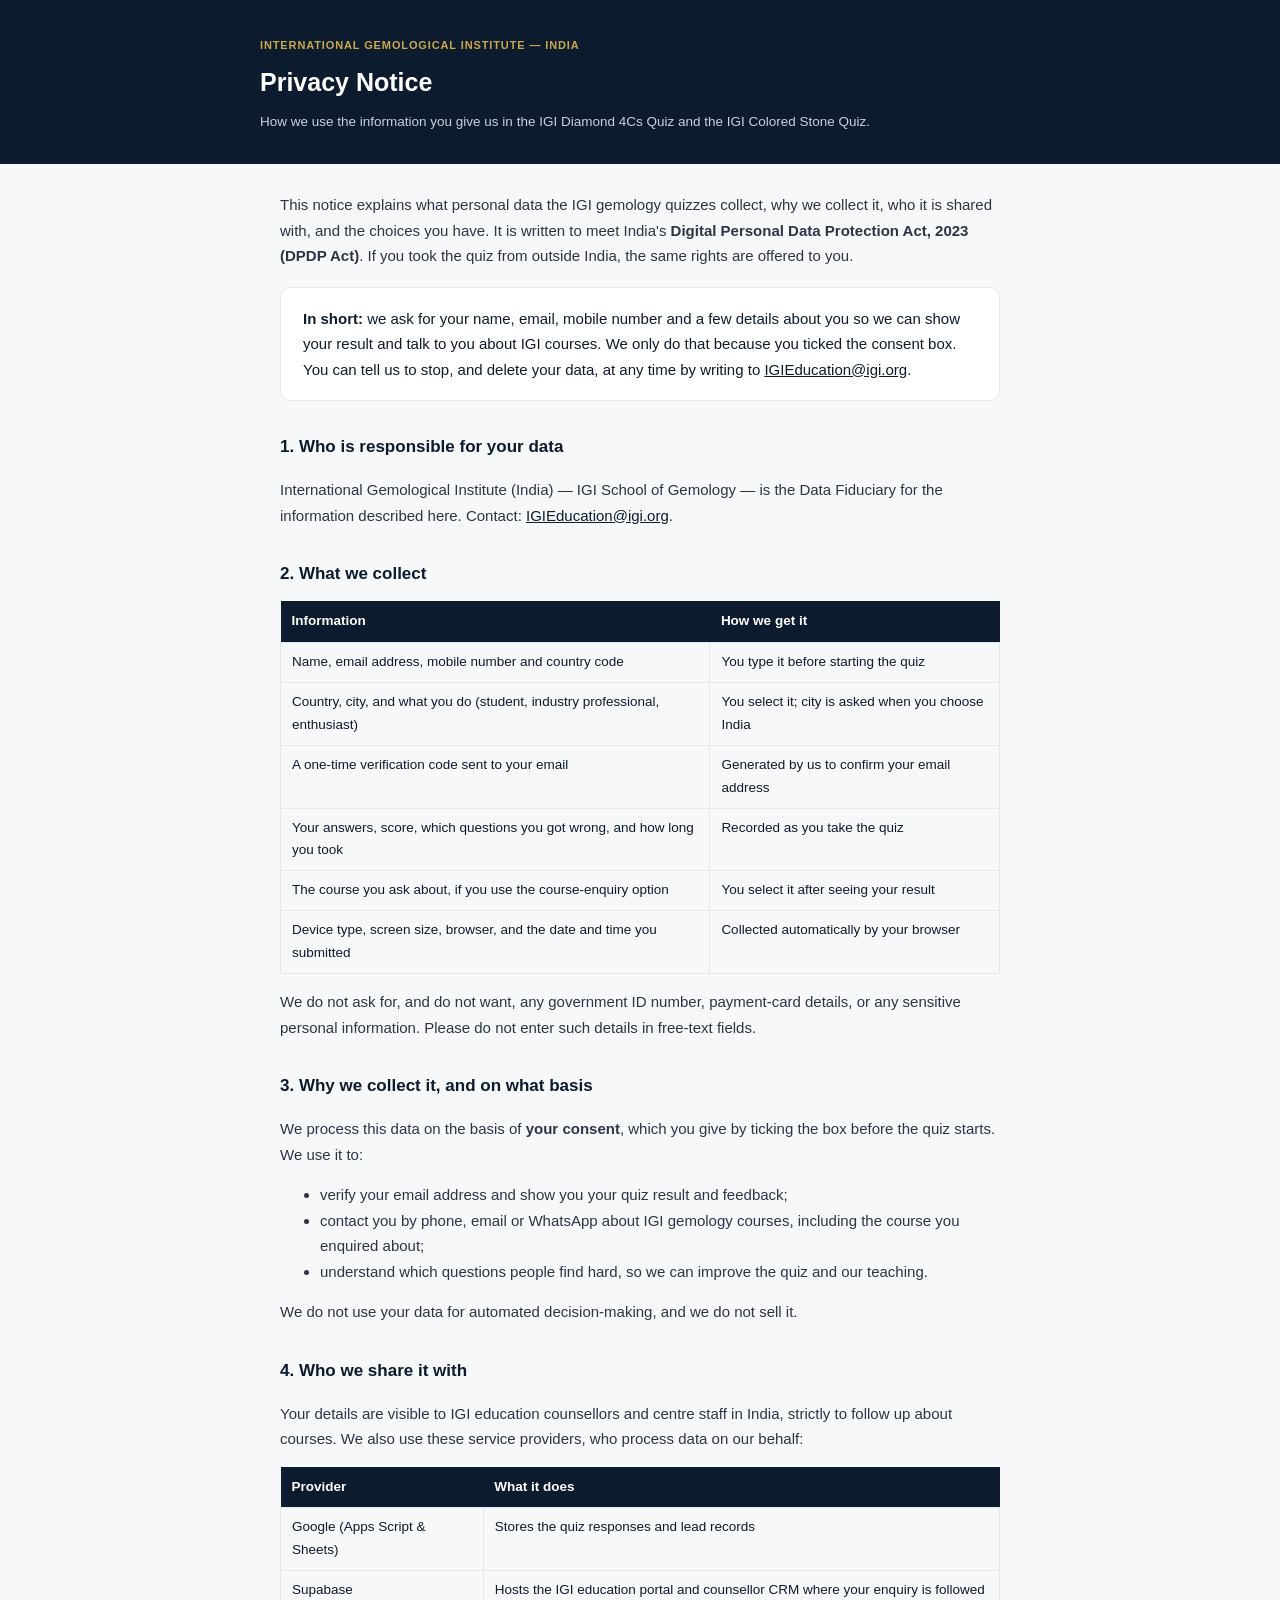
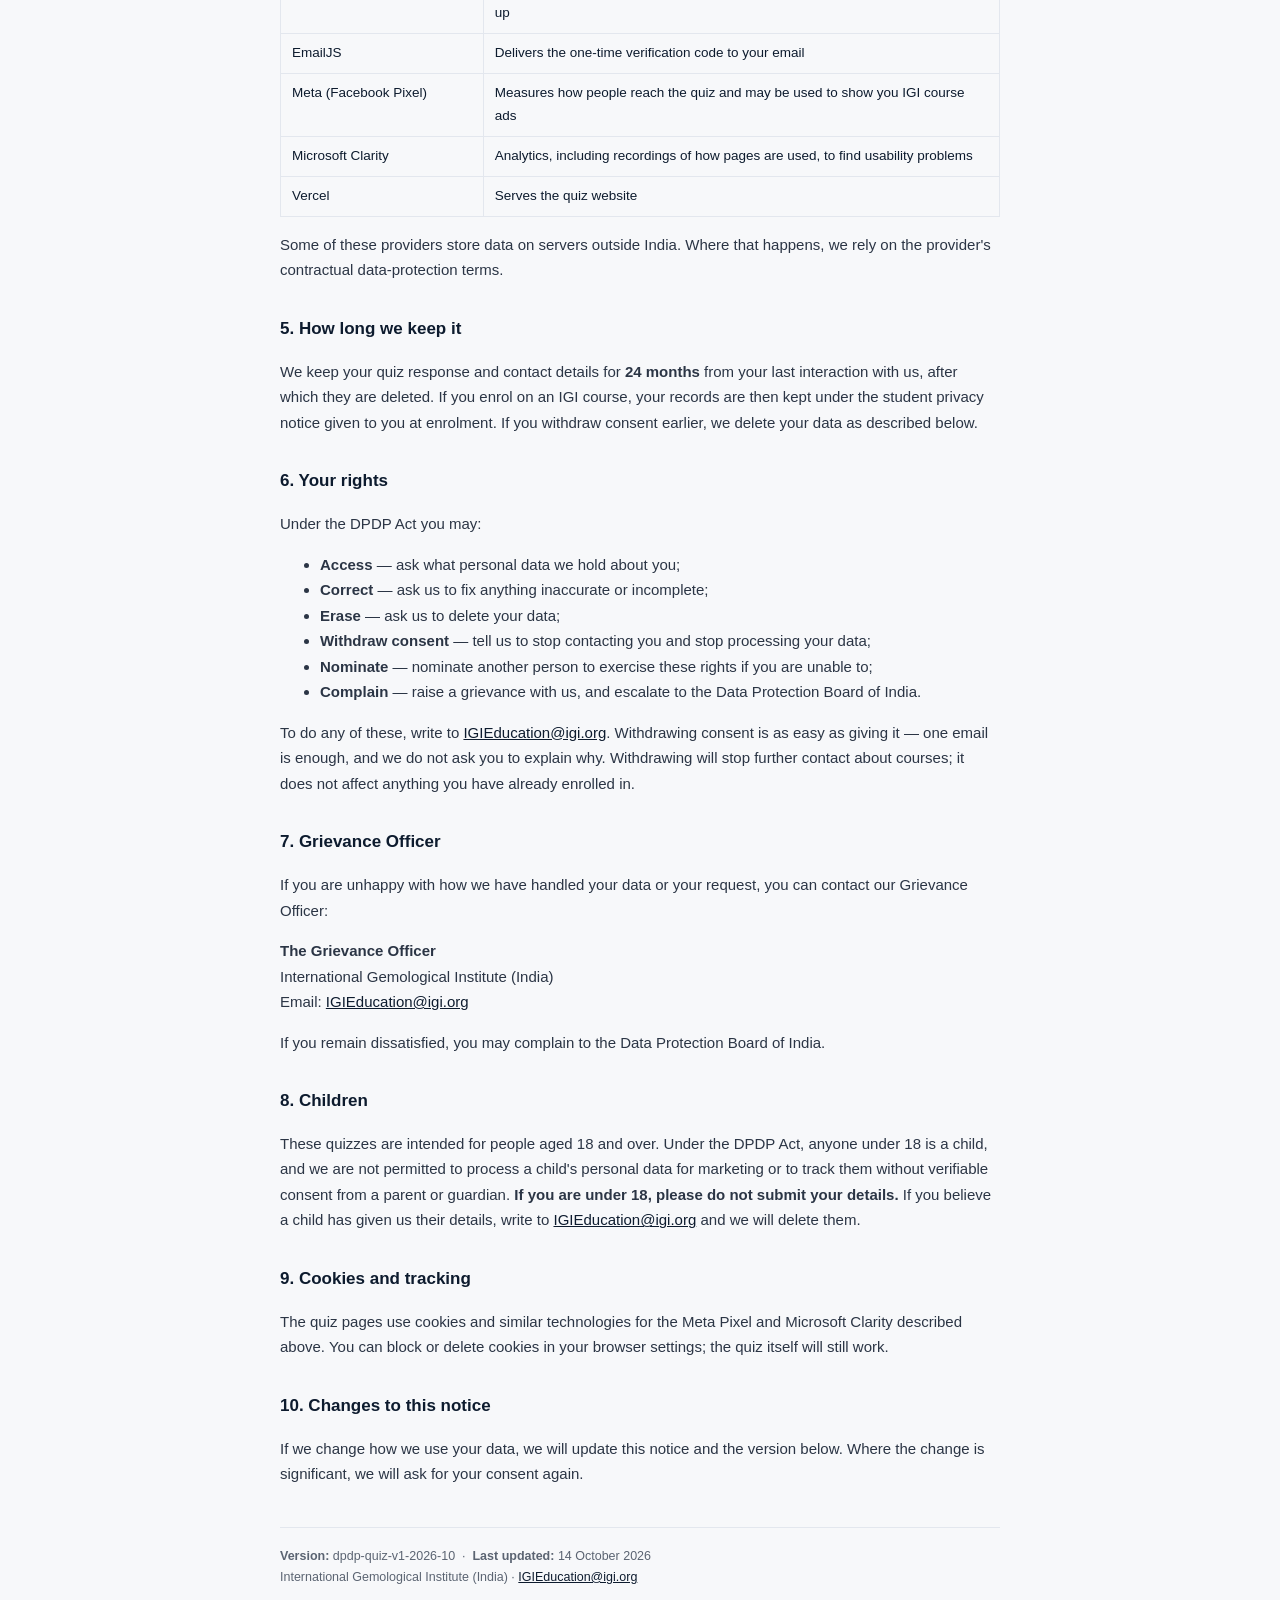
<file: privacy.html>
<!DOCTYPE html>
<html lang="en">
<head>
<meta charset="UTF-8">
<meta name="viewport" content="width=device-width, initial-scale=1.0">
<meta name="robots" content="index, follow">
<title>Privacy Notice — IGI Gemology Quizzes</title>
<style>
  :root{--navy:#0D1B2E;--gold:#C9A84C;--muted:#5b6472;--border:#e3e7ee;--bg:#f7f8fa;}
  *{box-sizing:border-box}
  body{margin:0;background:var(--bg);color:var(--navy);
       font-family:'Plus Jakarta Sans',-apple-system,BlinkMacSystemFont,'Segoe UI',Arial,sans-serif;
       font-size:15px;line-height:1.7;}
  .wrap{max-width:760px;margin:0 auto;padding:0 20px 72px;}
  header{background:var(--navy);color:#fff;padding:36px 20px 30px;margin-bottom:28px;}
  header .inner{max-width:760px;margin:0 auto;}
  .eyebrow{font-size:11px;font-weight:700;letter-spacing:.08em;text-transform:uppercase;color:var(--gold);}
  h1{font-size:25px;margin:6px 0 8px;font-weight:700;}
  header p{margin:0;color:#c8d0dc;font-size:13.5px;}
  h2{font-size:17px;margin:32px 0 8px;font-weight:700;}
  p,li{color:#2b3545;}
  a{color:var(--navy);text-decoration:underline;}
  a:hover{color:var(--gold);}
  table{border-collapse:collapse;width:100%;margin:12px 0;font-size:13.5px;}
  th{background:var(--navy);color:#fff;text-align:left;padding:9px 11px;font-weight:600;}
  td{border:1px solid var(--border);padding:8px 11px;vertical-align:top;}
  .card{background:#fff;border:1px solid var(--border);border-radius:10px;padding:18px 22px;margin:18px 0;}
  .todo{background:#fff8e6;border:1px solid var(--gold);border-radius:8px;padding:14px 18px;margin:18px 0;font-size:13.5px;}
  .todo strong{color:#8a6d10;}
  footer{margin-top:40px;padding-top:18px;border-top:1px solid var(--border);
         font-size:12.5px;color:var(--muted);}
</style>
</head>
<body>
<header><div class="inner">
  <div class="eyebrow">International Gemological Institute — India</div>
  <h1>Privacy Notice</h1>
  <p>How we use the information you give us in the IGI Diamond 4Cs Quiz and the IGI Colored Stone Quiz.</p>
</div></header>

<div class="wrap">

<p>This notice explains what personal data the IGI gemology quizzes collect, why we collect it,
who it is shared with, and the choices you have. It is written to meet India's
<strong>Digital Personal Data Protection Act, 2023 (DPDP Act)</strong>. If you took the quiz from
outside India, the same rights are offered to you.</p>

<div class="card">
  <strong>In short:</strong> we ask for your name, email, mobile number and a few details about
  you so we can show your result and talk to you about IGI courses. We only do that because you
  ticked the consent box. You can tell us to stop, and delete your data, at any time by writing to
  <a href="mailto:IGIEducation@igi.org">IGIEducation@igi.org</a>.
</div>

<h2>1. Who is responsible for your data</h2>
<p>International Gemological Institute (India) — IGI School of Gemology — is the Data Fiduciary for
the information described here. Contact: <a href="mailto:IGIEducation@igi.org">IGIEducation@igi.org</a>.</p>

<h2>2. What we collect</h2>
<table>
  <tr><th>Information</th><th>How we get it</th></tr>
  <tr><td>Name, email address, mobile number and country code</td><td>You type it before starting the quiz</td></tr>
  <tr><td>Country, city, and what you do (student, industry professional, enthusiast)</td><td>You select it; city is asked when you choose India</td></tr>
  <tr><td>A one-time verification code sent to your email</td><td>Generated by us to confirm your email address</td></tr>
  <tr><td>Your answers, score, which questions you got wrong, and how long you took</td><td>Recorded as you take the quiz</td></tr>
  <tr><td>The course you ask about, if you use the course-enquiry option</td><td>You select it after seeing your result</td></tr>
  <tr><td>Device type, screen size, browser, and the date and time you submitted</td><td>Collected automatically by your browser</td></tr>
</table>
<p>We do not ask for, and do not want, any government ID number, payment-card details, or any
sensitive personal information. Please do not enter such details in free-text fields.</p>

<h2>3. Why we collect it, and on what basis</h2>
<p>We process this data on the basis of <strong>your consent</strong>, which you give by ticking the
box before the quiz starts. We use it to:</p>
<ul>
  <li>verify your email address and show you your quiz result and feedback;</li>
  <li>contact you by phone, email or WhatsApp about IGI gemology courses, including the course
      you enquired about;</li>
  <li>understand which questions people find hard, so we can improve the quiz and our teaching.</li>
</ul>
<p>We do not use your data for automated decision-making, and we do not sell it.</p>

<h2>4. Who we share it with</h2>
<p>Your details are visible to IGI education counsellors and centre staff in India, strictly to
follow up about courses. We also use these service providers, who process data on our behalf:</p>
<table>
  <tr><th>Provider</th><th>What it does</th></tr>
  <tr><td>Google (Apps Script &amp; Sheets)</td><td>Stores the quiz responses and lead records</td></tr>
  <tr><td>Supabase</td><td>Hosts the IGI education portal and counsellor CRM where your enquiry is followed up</td></tr>
  <tr><td>EmailJS</td><td>Delivers the one-time verification code to your email</td></tr>
  <tr><td>Meta (Facebook Pixel)</td><td>Measures how people reach the quiz and may be used to show you IGI course ads</td></tr>
  <tr><td>Microsoft Clarity</td><td>Analytics, including recordings of how pages are used, to find usability problems</td></tr>
  <tr><td>Vercel</td><td>Serves the quiz website</td></tr>
</table>
<p>Some of these providers store data on servers outside India. Where that happens, we rely on the
provider's contractual data-protection terms.</p>

<h2>5. How long we keep it</h2>
<p>We keep your quiz response and contact details for <strong>24 months</strong> from your last interaction with us, after which they are deleted. If you enrol on
an IGI course, your records are then kept under the student privacy notice given to you at enrolment.
If you withdraw consent earlier, we delete your data as described below.</p>

<h2>6. Your rights</h2>
<p>Under the DPDP Act you may:</p>
<ul>
  <li><strong>Access</strong> — ask what personal data we hold about you;</li>
  <li><strong>Correct</strong> — ask us to fix anything inaccurate or incomplete;</li>
  <li><strong>Erase</strong> — ask us to delete your data;</li>
  <li><strong>Withdraw consent</strong> — tell us to stop contacting you and stop processing your data;</li>
  <li><strong>Nominate</strong> — nominate another person to exercise these rights if you are unable to;</li>
  <li><strong>Complain</strong> — raise a grievance with us, and escalate to the Data Protection Board of India.</li>
</ul>
<p>To do any of these, write to <a href="mailto:IGIEducation@igi.org">IGIEducation@igi.org</a>.
Withdrawing consent is as easy as giving it — one email is enough, and we do not ask you to explain
why. Withdrawing will stop further contact about courses; it does not affect anything you have
already enrolled in.</p>

<h2>7. Grievance Officer</h2>
<p>If you are unhappy with how we have handled your data or your request, you can contact our
Grievance Officer:</p>
<!-- The Grievance Officer's name is still being decided internally (as at Oct 2026).
     DPDP Rule 8 requires published contact details, which the role title and a
     monitored address satisfy; insert the individual's name here once confirmed. -->
<p><strong>The Grievance Officer</strong><br>
International Gemological Institute (India)<br>
Email: <a href="mailto:IGIEducation@igi.org">IGIEducation@igi.org</a></p>
<p>If you remain dissatisfied, you may complain to the Data Protection Board of India.</p>

<h2>8. Children</h2>
<p>These quizzes are intended for people aged 18 and over. Under the DPDP Act, anyone under 18 is a
child, and we are not permitted to process a child's personal data for marketing or to track them
without verifiable consent from a parent or guardian. <strong>If you are under 18, please do not
submit your details.</strong> If you believe a child has given us their details, write to
<a href="mailto:IGIEducation@igi.org">IGIEducation@igi.org</a> and we will delete them.</p>

<h2>9. Cookies and tracking</h2>
<p>The quiz pages use cookies and similar technologies for the Meta Pixel and Microsoft Clarity
described above. You can block or delete cookies in your browser settings; the quiz itself will
still work.</p>

<h2>10. Changes to this notice</h2>
<p>If we change how we use your data, we will update this notice and the version below. Where the
change is significant, we will ask for your consent again.</p>

<footer>
  <strong>Version:</strong> dpdp-quiz-v1-2026-10 &nbsp;·&nbsp;
  <strong>Last updated:</strong> 14 October 2026<br>
  International Gemological Institute (India) · <a href="mailto:IGIEducation@igi.org">IGIEducation@igi.org</a>
</footer>

</div>
</body>
</html>
</file>
